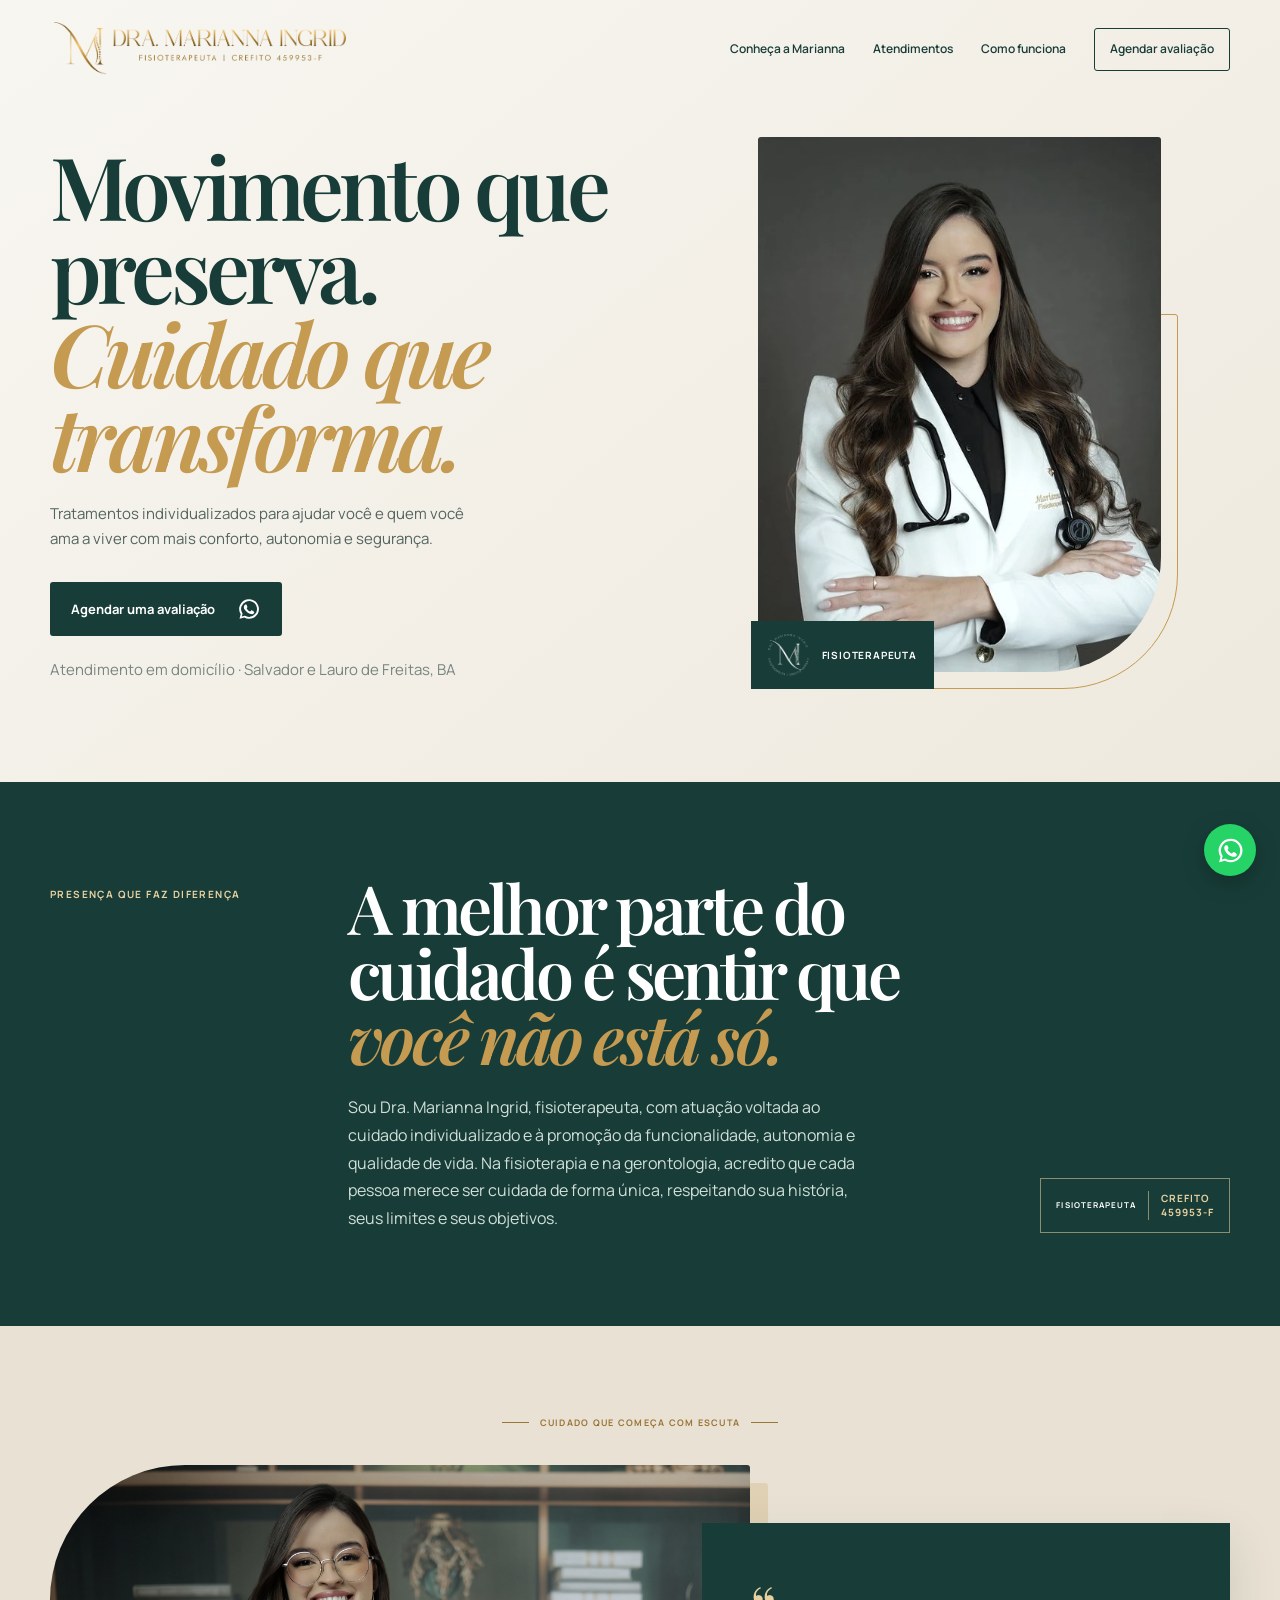
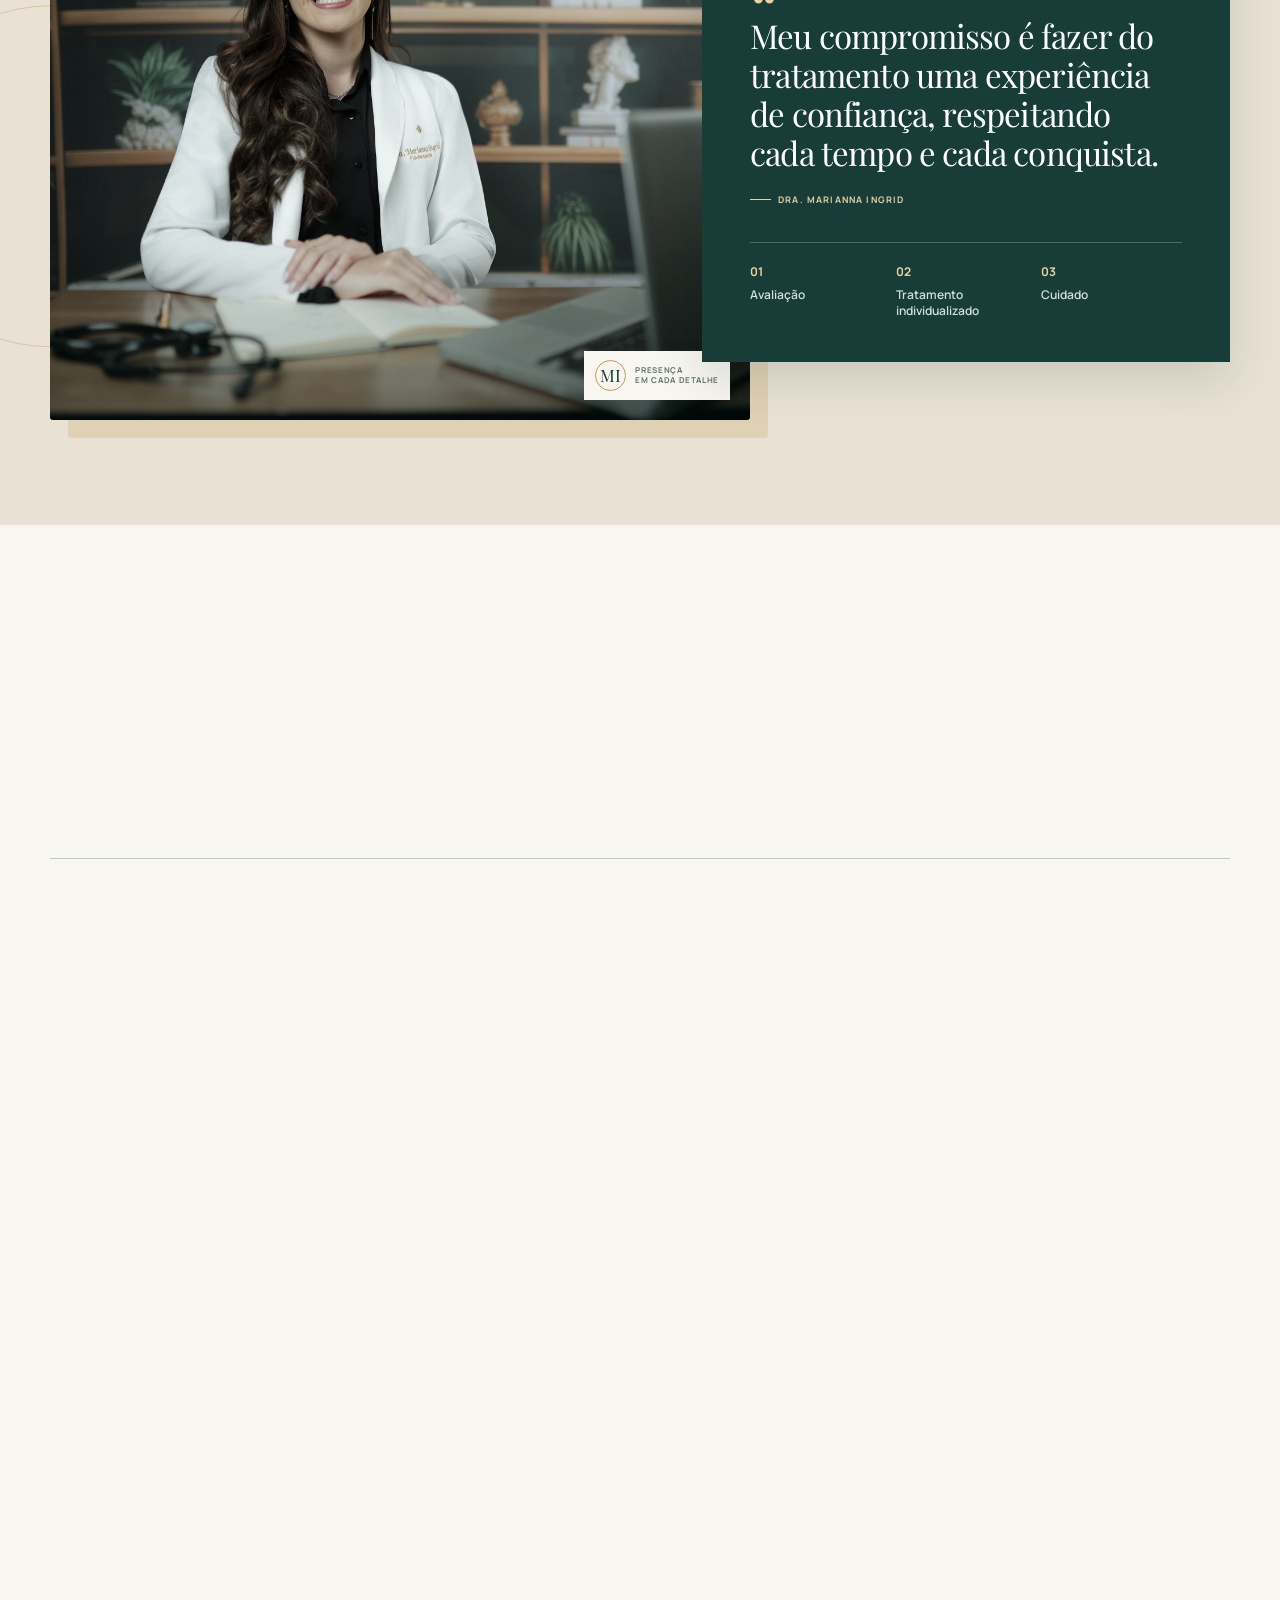
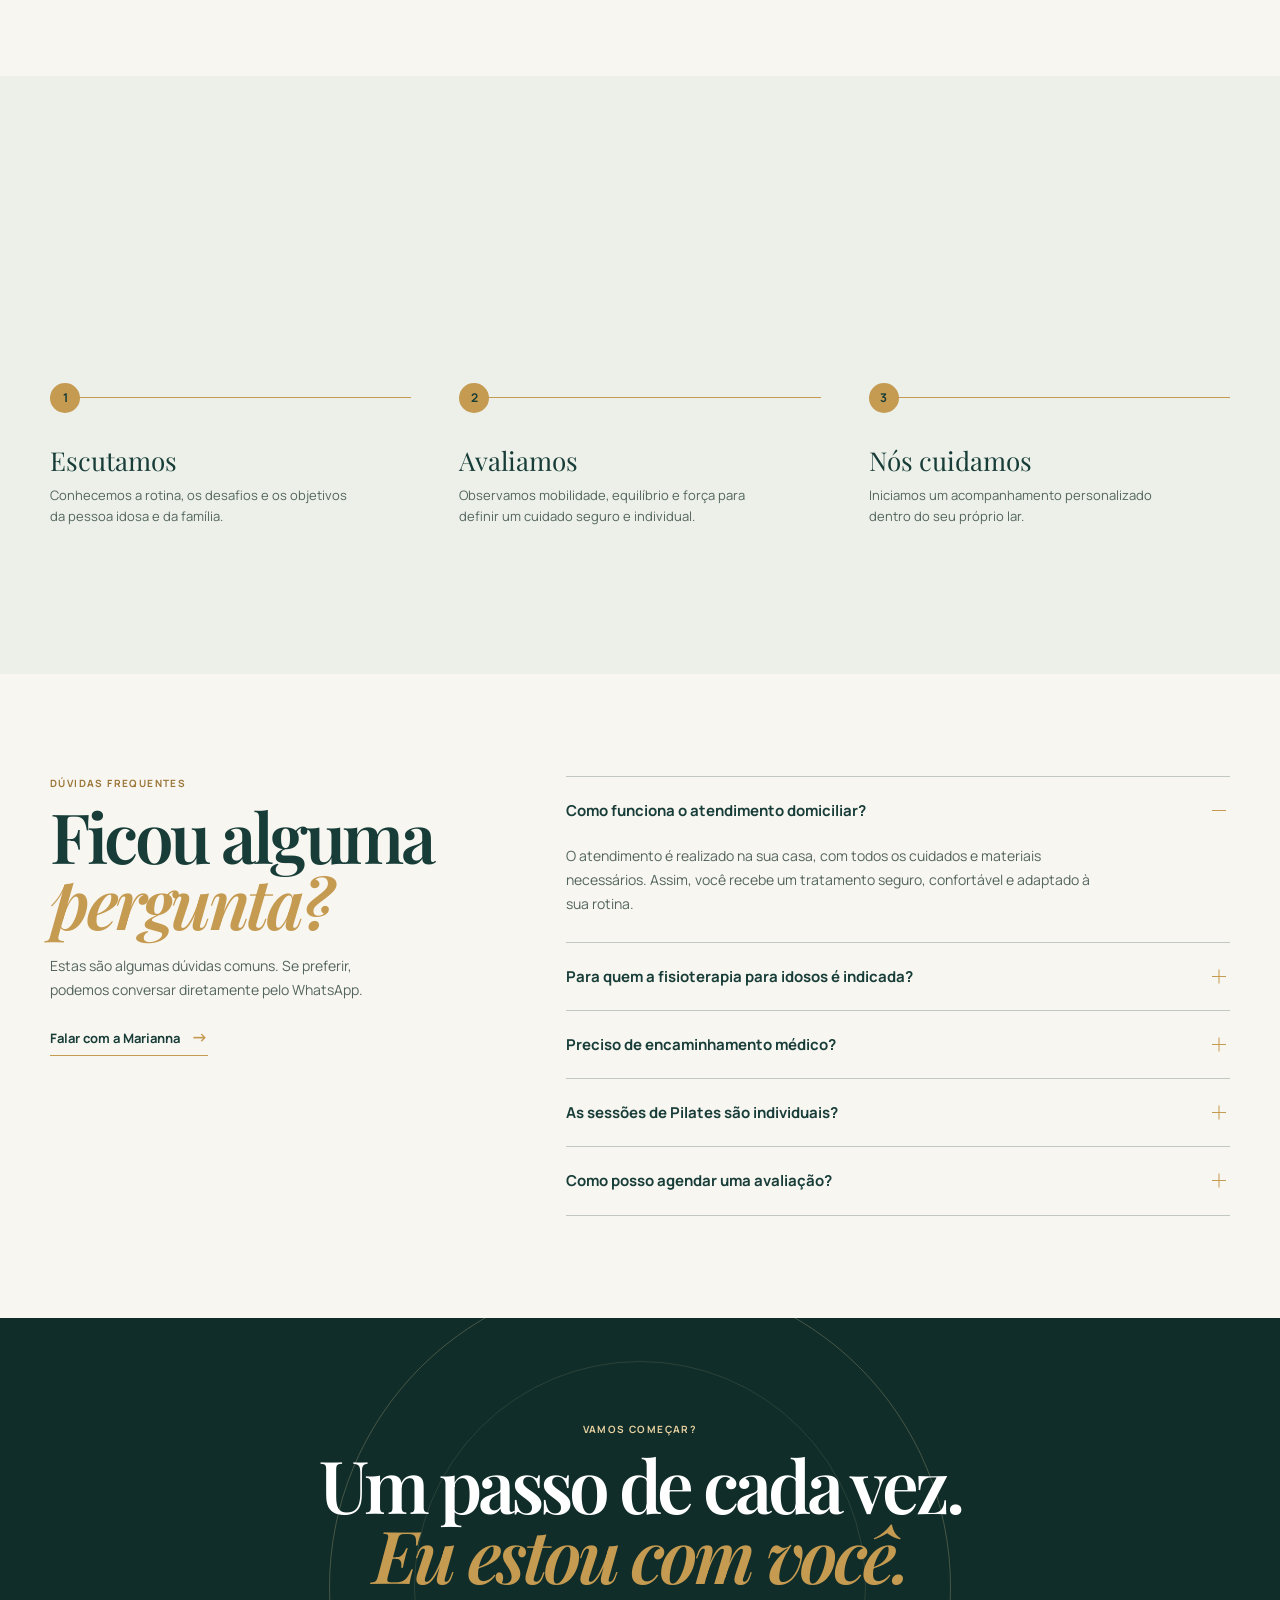
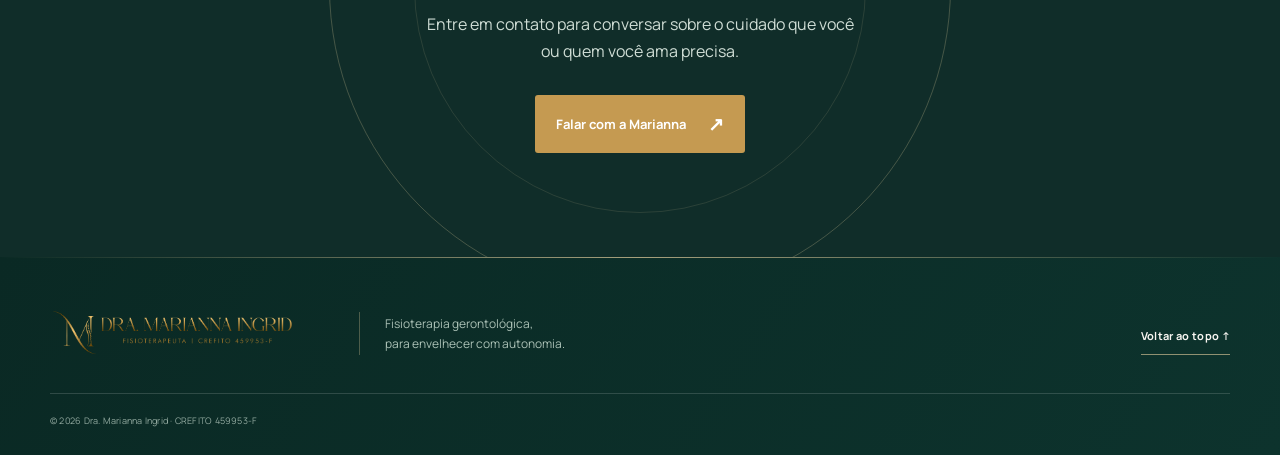
<file: index.html>
<!doctype html>
<html lang="pt-BR">
  <head>
    <meta charset="UTF-8" />
    <meta name="viewport" content="width=device-width, initial-scale=1.0" />
    <meta name="description" content="Dra. Marianna Ingrid. Fisioterapia domiciliar para idosos, Pilates e terapia manual." />
    <title>Dra. Marianna Ingrid | Fisioterapeuta</title>
    <link rel="icon" href="assets/favicon.svg" type="image/svg+xml" />
    <link rel="canonical" href="https://jobvictorfern-cmd.github.io/fisio_marianaa/" />
    <link rel="alternate" type="text/plain" href="llms.txt" title="Guia de conteúdo para IA" />
    <link rel="preconnect" href="https://fonts.googleapis.com" />
    <link rel="preconnect" href="https://fonts.gstatic.com" crossorigin />
    <link href="https://fonts.googleapis.com/css2?family=Manrope:wght@400;500;600;700&family=Playfair+Display:ital,wght@0,500;0,600;0,700;1,500;1,600&display=swap" rel="stylesheet" />
    <link rel="stylesheet" href="styles.css" />
  </head>
  <body>
    <a class="skip-link" href="#conteudo">Pular para o conteúdo</a>
    <header class="header" id="inicio">
      <div class="shell nav">
        <a class="logo" href="#inicio" aria-label="Dra. Marianna Ingrid, início">
          <img class="logo-header-full" src="assets/logo-header-hd-v2.webp" alt="Dra. Marianna Ingrid, Fisioterapeuta" />
        </a>
        <button class="menu-button" type="button" aria-expanded="false" aria-controls="menu" aria-label="Abrir menu"><span></span><span></span></button>
        <nav id="menu" class="menu"><a href="#sobre">Conheça a Marianna</a><a href="#servicos">Atendimentos</a><a href="#etapas">Como funciona</a><a class="menu-cta" href="#contato">Agendar avaliação</a></nav>
      </div>
    </header>

    <main id="conteudo">
      <section class="hero">
        <div class="shell hero-grid">
          <div class="hero-copy reveal"><p class="tag">Fisioterapia domiciliar com afeto e técnica</p><h1>Movimento que preserva.<br /><em>Cuidado que transforma.</em></h1><p class="hero-text">Tratamentos individualizados para ajudar você e quem você ama a viver com mais conforto, autonomia e segurança.</p><a class="button" href="#contato">Agendar uma avaliação <span>→</span></a><p class="hero-note">Atendimento em domicílio · Salvador e Lauro de Freitas, BA</p></div>
          <div class="hero-image reveal"><div class="image-backdrop"></div><img src="assets/thumbnail.webp" alt="Dra. Marianna Ingrid" /><div class="image-caption"><img class="image-caption-mark" src="assets/MARCA%20D_AGUA%2004%20BRANCA.webp" alt="" /><p>Fisioterapeuta</p></div></div>
        </div>
      </section>

      <section class="welcome" id="sobre">
        <div class="shell welcome-grid"><p class="section-kicker reveal">PRESENÇA QUE FAZ DIFERENÇA</p><div class="welcome-main reveal"><h2>A melhor parte do<br />cuidado é sentir que<br /><em>você não está só.</em></h2><p>Sou Dra. Marianna Ingrid, fisioterapeuta, com atuação voltada ao cuidado individualizado e à promoção da funcionalidade, autonomia e qualidade de vida. Na fisioterapia e na gerontologia, acredito que cada pessoa merece ser cuidada de forma única, respeitando sua história, seus limites e seus objetivos.</p></div><div class="welcome-seal reveal"><span>FISIOTERAPEUTA</span><strong>CREFITO<br />459953-F</strong></div></div>
      </section>

      <section class="care-picture"><div class="shell"><div class="care-picture-label reveal"><span></span><p>CUIDADO QUE COMEÇA COM ESCUTA</p><span></span></div><div class="care-picture-grid"><div class="care-photo reveal"><img src="assets/IMG_2356.webp" alt="Dra. Marianna Ingrid em seu consultório" /><div class="photo-seal"><strong>MI</strong><span>presença<br />em cada detalhe</span></div></div><div class="care-quote reveal"><div class="quote-mark">“</div><p>Meu compromisso é fazer do tratamento uma experiência de confiança, respeitando cada tempo e cada conquista.</p><span class="quote-author">DRA. MARIANNA INGRID</span><div class="care-pillars"><div><b>01</b><span>Avaliação</span></div><div><b>02</b><span>Tratamento<br />individualizado</span></div><div><b>03</b><span>Cuidado</span></div></div></div></div></div></section>

      <section class="services" id="servicos">
        <div class="shell"><div class="services-heading reveal"><div><p class="section-kicker">COMO POSSO AJUDAR</p><h2>Um olhar inteiro<br />para o seu <em>bem-estar.</em></h2></div><p>Atendimentos personalizados para diferentes necessidades, com foco em funcionalidade, autonomia e qualidade de vida.</p></div>
          <div class="services-list">
            <article class="service reveal"><span class="service-count">01</span><div class="service-text"><h3>Fisioterapia<br /><em>para idosos</em></h3><p>Atendimento em casa para prevenir quedas, melhorar o equilíbrio, preservar a mobilidade e promover mais independência no dia a dia.</p><ul><li>Fortalecimento e equilíbrio</li><li>Reabilitação funcional</li><li>Orientação à família</li></ul></div><div class="service-icon walking-icon" aria-hidden="true"><svg viewBox="0 0 120 96" fill="none"><path class="ground" d="M14 79h92" stroke="currentColor" stroke-width="1.3" stroke-linecap="round"/><circle class="senior-head" cx="55" cy="18" r="7" stroke="currentColor" stroke-width="1.5"/><path class="senior-body" d="M54 27v22l-12 13" stroke="currentColor" stroke-width="1.5" stroke-linecap="round" stroke-linejoin="round"/><path class="senior-arm" d="M53 35 39 46" stroke="currentColor" stroke-width="1.5" stroke-linecap="round"/><path class="senior-leg-back" d="M53 49 68 76" stroke="currentColor" stroke-width="1.5" stroke-linecap="round"/><path class="senior-leg-front" d="M53 49 43 76" stroke="currentColor" stroke-width="1.5" stroke-linecap="round"/><path class="cane" d="M38 46v28c0 3-2 5-5 5" stroke="currentColor" stroke-width="1.5" stroke-linecap="round"/><path class="move-line" d="M75 33h18M79 42h14" stroke="currentColor" stroke-width="1.2" stroke-linecap="round"/></svg></div></article>
            <article class="service reveal"><span class="service-count">02</span><div class="service-text"><h3>Pilates</h3><p>Uma prática gentil e personalizada para cultivar força, estabilidade, postura e consciência corporal.</p><ul><li>Mobilidade e flexibilidade</li><li>Fortalecimento global</li><li>Aulas personalizadas</li></ul></div><div class="service-icon pilates-icon" aria-hidden="true"><svg viewBox="0 0 120 96" fill="none"><path class="mat" d="M16 76h88" stroke="currentColor" stroke-width="1.5" stroke-linecap="round"/><circle class="pilates-head" cx="41" cy="33" r="6" stroke="currentColor" stroke-width="1.5"/><path class="pilates-torso" d="M47 38c11 4 20 10 28 16" stroke="currentColor" stroke-width="1.5" stroke-linecap="round"/><path class="pilates-arm" d="M58 46 47 61" stroke="currentColor" stroke-width="1.5" stroke-linecap="round"/><path class="pilates-leg-a" d="M75 54 94 45" stroke="currentColor" stroke-width="1.5" stroke-linecap="round"/><path class="pilates-leg-b" d="M75 54 91 70" stroke="currentColor" stroke-width="1.5" stroke-linecap="round"/><circle class="pilates-center" cx="75" cy="54" r="3" stroke="currentColor" stroke-width="1.2"/></svg></div></article>
            <article class="service reveal"><span class="service-count">03</span><div class="service-text"><h3>Terapia<br /><em>manual</em></h3><p>Técnicas manuais para aliviar tensões, reduzir desconfortos e devolver liberdade ao movimento.</p><ul><li>Drenagem linfática</li><li>Liberação miofascial</li><li>Massagem relaxante</li></ul></div><div class="service-icon release-icon" aria-hidden="true"><svg viewBox="0 0 120 96" fill="none"><path class="muscle" d="M20 61c12-18 30-25 51-20 14 3 24 12 29 26-15 7-33 8-50 3-13-4-23-9-30-9Z" stroke="currentColor" stroke-width="1.5" stroke-linejoin="round"/><path class="release-hand" d="M71 18v25m0-25c0-5 7-5 7 0v20m0-15c0-5 7-5 7 0v18m0-12c0-5 7-5 7 0v20c0 10-6 17-17 19" stroke="currentColor" stroke-width="1.5" stroke-linecap="round" stroke-linejoin="round"/><circle class="pressure-ring ring-one" cx="65" cy="58" r="8" stroke="currentColor" stroke-width="1.2"/><circle class="pressure-ring ring-two" cx="65" cy="58" r="15" stroke="currentColor" stroke-width="1.1"/></svg></div></article>
          </div>
        </div>
      </section>

      <section class="steps" id="etapas"><div class="shell"><div class="steps-intro reveal"><p class="section-kicker">FISIOTERAPIA PARA IDOSOS</p><h2>Do primeiro contato<br />ao cuidado que <em>transforma.</em></h2></div><ol class="step-list"><li class="reveal"><span>1</span><h3>Escutamos</h3><p>Conhecemos a rotina, os desafios e os objetivos da pessoa idosa e da família.</p></li><li class="reveal"><span>2</span><h3>Avaliamos</h3><p>Observamos mobilidade, equilíbrio e força para definir um cuidado seguro e individual.</p></li><li class="reveal"><span>3</span><h3>Nós cuidamos</h3><p>Iniciamos um acompanhamento personalizado dentro do seu próprio lar.</p></li></ol></div></section>

      <section class="faq" id="duvidas"><div class="shell faq-grid"><div class="faq-intro reveal"><p class="section-kicker">DÚVIDAS FREQUENTES</p><h2>Ficou alguma<br /><em>pergunta?</em></h2><p>Estas são algumas dúvidas comuns. Se preferir, podemos conversar diretamente pelo WhatsApp.</p><a href="#contato">Falar com a Marianna <span>→</span></a></div><div class="faq-list reveal"><details open><summary>Como funciona o atendimento domiciliar?<span aria-hidden="true"></span></summary><p>O atendimento é realizado na sua casa, com todos os cuidados e materiais necessários. Assim, você recebe um tratamento seguro, confortável e adaptado à sua rotina.</p></details><details><summary>Para quem a fisioterapia para idosos é indicada?<span aria-hidden="true"></span></summary><p>Ela pode ajudar pessoas que desejam melhorar equilíbrio, força, mobilidade e autonomia, além de apoiar processos de reabilitação, prevenção de quedas e recuperação funcional.</p></details><details><summary>Preciso de encaminhamento médico?<span aria-hidden="true"></span></summary><p>Não é necessário. Na avaliação, entendemos as necessidades do paciente e, quando apropriado, o cuidado pode ser alinhado com a equipe médica responsável.</p></details><details><summary>As sessões de Pilates são individuais?<span aria-hidden="true"></span></summary><p>Sim. As aulas são planejadas de forma individualizada, respeitando seu momento, seus objetivos e as necessidades do seu corpo.</p></details><details><summary>Como posso agendar uma avaliação?<span aria-hidden="true"></span></summary><p>É só clicar no botão de WhatsApp. Você poderá contar um pouco sobre o que precisa e combinar o melhor horário para a primeira conversa.</p></details></div></div></section>

      <section class="contact" id="contato"><div class="shell contact-inner reveal"><p class="section-kicker">VAMOS COMEÇAR?</p><h2>Um passo de cada vez.<br /><em>Eu estou com você.</em></h2><p>Entre em contato para conversar sobre o cuidado que você ou quem você ama precisa.</p><a class="contact-button" href="https://api.whatsapp.com/send?text=Olá%2C%20Dra.%20Marianna!%20Gostaria%20de%20saber%20mais%20sobre%20os%20atendimentos." target="_blank" rel="noopener">Falar com a Marianna <span>↗</span></a></div></section>
    </main>

    <footer class="footer"><div class="shell footer-inner"><div class="footer-brand"><img src="assets/logo-header-hd-v2.webp" alt="Dra. Marianna Ingrid" /></div><p class="footer-message">Fisioterapia gerontológica,<br />para envelhecer com autonomia.</p><a href="#inicio">Voltar ao topo ↑</a><small>© <span id="year"></span> Dra. Marianna Ingrid · CREFITO 459953-F</small></div></footer>
    <a class="whatsapp-float" href="https://api.whatsapp.com/send?text=Olá%2C%20Dra.%20Marianna!%20Gostaria%20de%20saber%20mais%20sobre%20os%20atendimentos." target="_blank" rel="noopener" aria-label="Falar pelo WhatsApp"><svg viewBox="0 0 32 32" aria-hidden="true"><path d="M16 3a13 13 0 0 0-11.1 19.8L3.4 29l6.4-1.7A13 13 0 1 0 16 3Zm0 23.6a10.6 10.6 0 0 1-5.4-1.5l-.4-.2-3.8 1 1-3.7-.2-.4A10.6 10.6 0 1 1 16 26.6Zm5.8-7.9c-.3-.1-1.9-.9-2.2-1-.3-.1-.5-.1-.7.2l-1 1.2c-.2.2-.4.3-.7.1a8.6 8.6 0 0 1-2.5-1.6 9.3 9.3 0 0 1-1.7-2.2c-.2-.3 0-.5.1-.7l.5-.6.2-.5c.1-.2 0-.4 0-.5l-1-2.4c-.3-.7-.6-.6-.8-.6h-.7c-.3 0-.7.1-1 .5-.3.3-1.2 1.2-1.2 2.9 0 1.6 1.2 3.3 1.4 3.5.2.2 2.4 3.7 5.8 5.1.8.3 1.5.6 2 .7.9.3 1.6.2 2.2.1.7-.1 1.9-.8 2.2-1.5.3-.7.3-1.4.2-1.5-.1-.2-.3-.2-.6-.4Z" fill="currentColor" /></svg></a>
    <script src="script.js"></script>
  </body>
</html>
</file>
<file: styles.css>
:root{--green:#183d38;--green-deep:#102d29;--gold:#c59a51;--gold-pale:#e8d1a0;--paper:#f8f6f1;--sand:#e9e2d4;--text:#53645e;--serif:"Playfair Display",Georgia,serif;--sans:"Manrope",Arial,sans-serif}*{box-sizing:border-box}html{scroll-behavior:smooth}body{min-width:320px;margin:0;overflow-x:hidden;background:var(--paper);color:var(--green);font:16px/1.58 var(--sans)}a{color:inherit;text-decoration:none}img{display:block;max-width:100%}em{color:var(--gold);font-style:italic}.shell{width:min(100% - 36px,1180px);margin:auto}.skip-link{position:absolute;z-index:99;top:-100px;left:10px;padding:10px 15px;background:var(--green);color:white}.skip-link:focus{top:10px}.section-kicker,.tag{margin:0;color:#9b7538;font-size:10px;font-weight:700;letter-spacing:.14em;line-height:1.4;text-transform:uppercase}
/* Mobile first */
.header{position:absolute;z-index:20;top:0;width:100%;padding:13px 0}.nav{position:relative;display:flex;align-items:center;justify-content:space-between}.logo{display:block;width:136px;height:40px;overflow:hidden}.logo img{width:136px;max-width:none;mix-blend-mode:multiply}.menu-button{display:grid;width:43px;height:43px;place-content:center;gap:6px;padding:0;border:0;background:transparent}.menu-button span{display:block;width:23px;height:1.5px;background:var(--green)}.menu{position:absolute;top:54px;right:0;left:0;display:none;padding:7px 18px 15px;background:var(--paper);box-shadow:0 14px 30px rgba(16,45,41,.13)}.menu.is-open{display:block}.menu a{display:block;padding:11px 0;border-bottom:1px solid rgba(24,61,56,.12);font-size:13px;font-weight:600}.menu .menu-cta{margin-top:8px;border:1px solid var(--green);border-radius:3px;text-align:center}
.hero{padding:98px 0 56px;background:linear-gradient(140deg,#f8f6f1 0%,#eee9de 100%)}.hero-grid{display:grid;grid-template-columns:minmax(0,1fr);gap:35px}.hero-copy{text-align:center}.tag{margin-bottom:14px}.hero h1,.welcome h2,.services h2,.steps h2,.contact h2{font-family:var(--serif);font-weight:600;letter-spacing:-.055em;line-height:.96}.hero h1{margin:0 0 23px;font-size:clamp(48px,14.7vw,70px)}.hero-text{max-width:430px;margin:0 auto;color:var(--text);font-size:15px;line-height:1.68}.button,.contact-button{display:inline-flex;align-items:center;justify-content:center;gap:22px;min-height:54px;padding:14px 21px;background:var(--green);color:#fff;font-size:13px;font-weight:700;transition:transform .2s,background .2s}.button{margin-top:28px;border-radius:3px}.button span{color:var(--gold-pale);font-size:19px}.button:hover,.contact-button:hover{background:var(--green-deep);transform:translateY(-2px)}.hero-note{display:flex;align-items:center;justify-content:center;gap:8px;margin:22px 0 0;color:#78857f;font-size:10px}.hero-note i{width:19px;height:1px;background:var(--gold)}.hero-image{position:relative;width:min(100%,350px);margin:auto;padding:0 13px 13px 0}.hero-image img{position:relative;z-index:1;width:100%;height:395px;object-fit:cover;object-position:center 12%;border-radius:3px 3px 78px 3px;filter:saturate(.82)}.image-backdrop{position:absolute;right:0;bottom:0;width:76%;height:68%;border:1px solid var(--gold);border-radius:3px 3px 78px 3px}.image-caption{position:absolute;z-index:2;bottom:0;left:-7px;display:flex;align-items:center;gap:10px;padding:10px 13px;background:var(--green);color:white}.image-caption span{display:grid;width:30px;height:30px;place-items:center;border:1px solid var(--gold-pale);border-radius:50%;color:var(--gold-pale);font:15px var(--serif)}.image-caption p{margin:0;font-size:9px;font-weight:700;letter-spacing:.08em;line-height:1.45;text-transform:uppercase}
.welcome{padding:69px 0;background:var(--green);color:#fff}.welcome-grid{display:grid;grid-template-columns:minmax(0,1fr);gap:30px}.welcome .section-kicker{color:var(--gold-pale)}.welcome h2{margin:0 0 24px;font-size:clamp(39px,11vw,57px)}.welcome-main>p{max-width:520px;margin:0;color:#d1dfd8;font-size:15px;line-height:1.73}.welcome-seal{display:flex;align-items:center;gap:12px;width:max-content;max-width:100%;padding:12px 15px;border:1px solid rgba(232,209,160,.55)}.welcome-seal span{font-size:8px;font-weight:700;letter-spacing:.13em}.welcome-seal strong{padding-left:12px;border-left:1px solid rgba(232,209,160,.55);color:var(--gold-pale);font-size:10px;letter-spacing:.1em;line-height:1.45}
.care-picture{position:relative;overflow:hidden;padding:61px 0 73px;background:var(--sand)}.care-picture::before{position:absolute;top:50%;left:-120px;width:340px;height:340px;content:"";border:1px solid rgba(197,154,81,.4);border-radius:50%;transform:translateY(-35%)}.care-picture-label{display:flex;align-items:center;gap:11px;margin:0 0 24px;color:#9b7538}.care-picture-label span{height:1px;width:27px;background:currentColor}.care-picture-label p{margin:0;font-size:9px;font-weight:700;letter-spacing:.14em}.care-picture-grid{position:relative;display:grid;grid-template-columns:minmax(0,1fr);gap:0}.care-photo{position:relative;height:405px;overflow:hidden;border-radius:80px 3px 3px 3px}.care-photo::after{position:absolute;inset:0;content:"";background:linear-gradient(180deg,transparent 62%,rgba(7,31,28,.28))}.care-photo img{width:100%;height:100%;object-fit:cover;object-position:center 43%;filter:saturate(.8)}.photo-seal{position:absolute;z-index:2;right:14px;bottom:14px;display:flex;align-items:center;gap:9px;padding:9px 11px;background:var(--paper);box-shadow:0 8px 20px rgba(15,45,39,.18)}.photo-seal strong{display:grid;width:31px;height:31px;place-items:center;border:1px solid var(--gold);border-radius:50%;color:var(--green);font:17px var(--serif)}.photo-seal span{color:#64746d;font-size:8px;font-weight:700;letter-spacing:.08em;line-height:1.3;text-transform:uppercase}.care-quote{position:relative;padding:33px 24px 27px;background:var(--green);color:#fff}.quote-mark{height:38px;color:var(--gold-pale);font:65px/.9 var(--serif)}.care-quote>p{max-width:430px;margin:0 0 21px;font:25px/1.18 var(--serif);letter-spacing:-.025em}.quote-author{display:block;color:var(--gold-pale);font-size:9px;font-weight:700;letter-spacing:.13em}.quote-author::before{display:inline-block;width:21px;height:1px;margin:0 7px 3px 0;content:"";background:currentColor}.care-pillars{display:grid;grid-template-columns:repeat(3,1fr);gap:5px;margin-top:28px;padding-top:19px;border-top:1px solid rgba(232,209,160,.3)}.care-pillars div{display:flex;flex-direction:column;gap:5px}.care-pillars b{color:var(--gold-pale);font-size:10px}.care-pillars span{color:#d2dfd8;font-size:10px;font-weight:600;line-height:1.35}
.services{padding:70px 0;background:var(--paper)}.services-heading{display:grid;grid-template-columns:minmax(0,1fr);gap:20px;margin-bottom:38px}.services h2{margin:12px 0 0;font-size:clamp(41px,11vw,61px)}.services-heading>p{max-width:380px;margin:0;color:var(--text);font-size:14px;line-height:1.7}.services-list{border-top:1px solid rgba(24,61,56,.25)}.service{display:grid;grid-template-columns:34px minmax(0,1fr);gap:12px;padding:29px 0;border-bottom:1px solid rgba(24,61,56,.25)}.service-count{color:#a1793b;font:12px var(--serif)}.service-text h3{margin:0 0 13px;font:34px/.93 var(--serif);letter-spacing:-.04em}.service-text>p{margin:0;color:var(--text);font-size:13px;line-height:1.65}.service-text ul{margin:17px 0 0;padding:0;list-style:none}.service-text li{margin:5px 0;color:#61736c;font-size:11px}.service-text li::before{margin-right:7px;color:var(--gold);content:"•"}.service-icon{display:none}
.steps{padding:70px 0;background:#ecf0e9}.steps-intro{text-align:center}.steps h2{margin:12px 0 0;font-size:clamp(43px,11vw,62px)}.step-list{display:grid;grid-template-columns:minmax(0,1fr);gap:0;margin:43px 0 0;padding:0;list-style:none}.step-list li{position:relative;padding:0 0 27px 47px;border-left:1px solid var(--gold)}.step-list li:last-child{padding-bottom:0}.step-list span{position:absolute;top:-2px;left:-15px;display:grid;width:30px;height:30px;place-items:center;border-radius:50%;background:var(--gold);color:var(--green);font-size:12px;font-weight:700}.step-list h3{margin:0 0 7px;font:23px var(--serif)}.step-list p{max-width:310px;margin:0;color:var(--text);font-size:13px;line-height:1.65}
.faq{padding:70px 0;background:var(--paper)}.faq-grid{display:grid;grid-template-columns:minmax(0,1fr);gap:38px}.faq h2{margin:12px 0 19px;font:600 clamp(42px,11.5vw,65px)/.96 var(--serif);letter-spacing:-.05em}.faq-intro>p:not(.section-kicker){max-width:340px;margin:0;color:var(--text);font-size:14px;line-height:1.7}.faq-intro>a{display:inline-block;margin-top:23px;padding-bottom:4px;border-bottom:1px solid var(--gold);font-size:13px;font-weight:700}.faq-intro>a span{margin-left:8px;color:var(--gold);font-size:17px}.faq-list{border-top:1px solid rgba(24,61,56,.25)}.faq details{border-bottom:1px solid rgba(24,61,56,.25)}.faq summary{position:relative;padding:20px 35px 20px 0;cursor:pointer;list-style:none;color:var(--green);font-size:14px;font-weight:700;line-height:1.42}.faq summary::-webkit-details-marker{display:none}.faq summary span{position:absolute;top:23px;right:4px;width:14px;height:14px}.faq summary span::before,.faq summary span::after{position:absolute;top:6px;left:0;width:14px;height:1px;content:"";background:var(--gold);transition:transform .2s}.faq summary span::after{transform:rotate(90deg)}.faq details[open] summary span::after{transform:rotate(0)}.faq details p{max-width:550px;margin:0;padding:0 8px 21px 0;color:var(--text);font-size:13px;line-height:1.72}.contact{position:relative;isolation:isolate;padding:75px 0;overflow:hidden;background:var(--green-deep);color:white;text-align:center}.contact::before,.contact::after{position:absolute;z-index:0;top:50%;left:50%;pointer-events:none;content:"";border:1px solid rgba(232,209,160,.25);border-radius:50%;transform:translate(-50%,-50%)}.contact::before{width:min(78vw,620px);height:min(78vw,620px);animation:contact-aura 6s ease-in-out infinite}.contact::after{width:min(57vw,450px);height:min(57vw,450px);border-color:rgba(232,209,160,.12);animation:contact-aura 6s ease-in-out -3s infinite}.contact-inner{position:relative;z-index:1}.contact .section-kicker{color:var(--gold-pale)}.contact h2{margin:13px 0 22px;font-size:clamp(42px,11.5vw,66px)}.contact-inner>p:not(.section-kicker){max-width:440px;margin:0 auto;color:#cfddd5;font-size:15px;line-height:1.7}.contact-button{margin-top:30px;background:var(--gold);color:white;border-radius:3px}.contact-button span{font-size:19px}.footer{padding:35px 0 25px;background:#0b2521;color:#c2d0c9}.footer-inner{display:grid;grid-template-columns:1fr auto;gap:26px}.footer img{width:137px;max-width:none;mix-blend-mode:screen;filter:saturate(.75)}.footer p{margin:11px 0 0;font-size:11px;line-height:1.5}.footer a{align-self:center;font-size:11px;color:white}.footer small{grid-column:1/-1;padding-top:17px;border-top:1px solid rgba(255,255,255,.15);font-size:9px;color:#789189}.whatsapp-float{position:fixed;z-index:15;right:16px;bottom:16px;display:grid;width:49px;height:49px;place-items:center;border-radius:50%;background:var(--gold);box-shadow:0 7px 22px rgba(0,0,0,.25);color:var(--green);font-size:11px;font-weight:700;letter-spacing:.06em}.reveal{opacity:0;transform:translateY(15px);transition:opacity .65s ease,transform .65s ease}.reveal.is-visible{opacity:1;transform:none}
@media(min-width:760px){.shell{width:min(100% - 64px,1180px)}.header{padding:18px 0}.nav{display:grid;grid-template-columns:175px 1fr}.logo{width:150px;height:42px}.logo img{width:150px}.menu-button{display:none}.menu{position:static;display:flex;align-items:center;justify-content:flex-end;gap:28px;padding:0;background:transparent;box-shadow:none}.menu a{padding:0;border:0;font-size:12px}.menu a:hover{color:var(--gold)}.menu .menu-cta{margin:0;padding:11px 15px;border:1px solid var(--green);border-radius:3px}.hero{padding:137px 0 93px}.hero-grid{grid-template-columns:1.05fr .95fr;align-items:center;gap:75px}.hero-copy{text-align:left}.hero h1{font-size:clamp(58px,6.8vw,92px)}.hero-text{margin:0}.button{margin-top:31px}.hero-note{justify-content:flex-start}.hero-image{width:100%;max-width:420px;margin-left:auto;padding:0 17px 17px 0}.hero-image img{height:535px;border-radius:3px 3px 115px 3px}.image-backdrop{border-radius:3px 3px 115px 3px}.welcome{padding:93px 0}.welcome-grid{grid-template-columns:.72fr 1.65fr .65fr;gap:32px;align-items:start}.welcome .section-kicker{padding-top:12px}.welcome h2{font-size:clamp(45px,5.3vw,70px)}.welcome-main>p{font-size:16px}.welcome-seal{align-self:end;justify-self:end}.care-picture{padding:90px 0 105px}.care-picture-label{justify-content:center;margin-bottom:35px}.care-picture-grid{grid-template-columns:1.05fr .72fr;align-items:center;gap:0}.care-photo{height:555px;border-radius:135px 3px 3px 3px;box-shadow:18px 18px 0 rgba(197,154,81,.24)}.photo-seal{right:20px;bottom:20px}.care-quote{z-index:2;min-height:430px;margin-left:-48px;padding:55px 48px 43px;box-shadow:0 18px 45px rgba(20,49,44,.14)}.care-quote>p{font-size:33px}.care-pillars{margin-top:35px;padding-top:20px}.services{padding:103px 0}.services-heading{grid-template-columns:1fr .65fr;align-items:end;gap:70px;margin-bottom:59px}.services h2{font-size:clamp(48px,5.9vw,76px)}.service{grid-template-columns:68px minmax(340px,1.1fr) .7fr;gap:27px;align-items:center;min-height:238px;padding:32px 15px;transition:background .2s,padding .2s}.service:hover{padding-left:27px;background:#f0ece2}.service-count{align-self:start;padding-top:4px;font-size:15px}.service-text{display:grid;grid-template-columns:1fr 1fr;column-gap:28px;align-items:start}.service-text h3{grid-row:span 2;font-size:43px}.service-text>p{font-size:13px}.service-text ul{margin:14px 0 0}.service-icon{position:relative;display:block;justify-self:end;width:115px;height:91px;color:var(--gold)}.service-icon i{position:absolute;display:block;border:1px solid currentColor}.person-icon i:nth-child(1){top:0;left:45px;width:28px;height:28px;border-radius:50%}.person-icon i:nth-child(2){top:34px;left:27px;width:65px;height:55px;border-radius:36px 36px 0 0;border-bottom:0}.person-icon i:nth-child(3){bottom:0;left:50px;width:18px;height:18px;border-radius:50%}.circle-icon i:nth-child(1){top:6px;left:22px;width:72px;height:72px;border-radius:50%}.circle-icon i:nth-child(2){top:22px;left:5px;width:72px;height:42px;border-radius:50%;transform:rotate(-37deg)}.circle-icon i:nth-child(3){top:0;right:3px;width:14px;height:14px;border-radius:50%}.wave-icon i:nth-child(1){top:18px;left:10px;width:94px;height:42px;border-radius:50%;transform:rotate(-25deg)}.wave-icon i:nth-child(2){top:28px;left:29px;width:69px;height:37px;border-radius:50%;transform:rotate(28deg)}.wave-icon i:nth-child(3){top:2px;left:45px;width:16px;height:16px;border-radius:50%}.steps{padding:97px 0}.steps h2{font-size:clamp(48px,5.7vw,74px)}.step-list{grid-template-columns:repeat(3,1fr);gap:48px;margin-top:58px}.step-list li{min-height:180px;padding:45px 0 0;border:0;border-top:1px solid var(--gold)}.step-list span{top:-15px;left:0}.step-list h3{font-size:26px}.faq{padding:102px 0}.faq-grid{grid-template-columns:.72fr 1.15fr;gap:100px}.faq h2{font-size:clamp(48px,5.4vw,70px)}.faq summary{padding:23px 38px 23px 0;font-size:15px}.faq summary span{top:27px}.faq details p{padding-bottom:25px;font-size:14px}.contact{padding:104px 0}.contact h2{font-size:clamp(49px,5.7vw,75px)}.contact-inner>p:not(.section-kicker){font-size:16px}.footer{padding:44px 0 25px}.footer-inner{grid-template-columns:1fr auto;gap:30px}.footer small{margin-top:5px}.whatsapp-float{right:24px;bottom:24px}.reveal{transform:translateY(20px)}}
@keyframes contact-aura{0%,100%{opacity:.2;transform:translate(-50%,-50%) scale(.9)}50%{opacity:.75;transform:translate(-50%,-50%) scale(1.06)}}@keyframes whatsapp-pulse{0%,100%{box-shadow:0 7px 22px rgba(0,0,0,.25),0 0 0 0 rgba(37,211,102,.5)}55%{box-shadow:0 7px 22px rgba(0,0,0,.25),0 0 0 13px rgba(37,211,102,0)}}.whatsapp-float{width:52px;height:52px;background:#25d366;color:#fff;animation:whatsapp-pulse 2.1s ease-out infinite}.whatsapp-float svg{width:29px;height:29px}.whatsapp-float:hover{animation-play-state:paused;transform:translateY(-4px) scale(1.09);box-shadow:0 12px 28px rgba(0,0,0,.3)}.button,.contact-button,.menu-cta{transition:transform .22s ease,box-shadow .22s ease,background-color .22s ease,color .22s ease}.button span,.contact-button span{display:inline-block;transition:transform .22s ease}.button:hover,.contact-button:hover{transform:translateY(-4px);box-shadow:0 12px 23px rgba(12,43,38,.25)}.button:hover span,.contact-button:hover span{transform:translateX(5px) translateY(-2px)}.menu-cta:hover{transform:translateY(-2px);background:var(--green);box-shadow:0 7px 16px rgba(12,43,38,.16);color:#fff}.faq-intro>a{transition:color .2s ease,letter-spacing .2s ease,border-color .2s ease}.faq-intro>a:hover{border-color:var(--green);color:var(--gold);letter-spacing:.015em}a:focus-visible{outline:2px solid var(--gold);outline-offset:4px}.service-icon svg{width:100%;height:100%;overflow:visible}.service-icon svg *{transform-box:fill-box;transform-origin:center}.walking-icon .ground{opacity:.45}.walking-icon .move-line{stroke-dasharray:20;stroke-dashoffset:20}.release-icon .pressure-ring{transform-origin:center}.service.is-visible .walking-icon .senior-head,.service.is-visible .walking-icon .senior-body,.service.is-visible .walking-icon .senior-arm{animation:walking-posture 2.9s ease-in-out infinite}.service.is-visible .walking-icon .senior-leg-front{transform-origin:top center;animation:walking-front-leg 1.45s ease-in-out infinite}.service.is-visible .walking-icon .senior-leg-back{transform-origin:top center;animation:walking-back-leg 1.45s ease-in-out infinite}.service.is-visible .walking-icon .cane{transform-origin:top center;animation:cane-support 1.45s ease-in-out infinite}.service.is-visible .walking-icon .move-line{animation:movement-lines 1.45s ease-out infinite}.service.is-visible .pilates-icon .pilates-head,.service.is-visible .pilates-icon .pilates-torso{animation:pilates-lengthen 3.4s ease-in-out infinite}.service.is-visible .pilates-icon .pilates-arm{transform-origin:right center;animation:pilates-reach 3.4s ease-in-out infinite}.service.is-visible .pilates-icon .pilates-leg-a{transform-origin:left center;animation:pilates-extend-a 3.4s ease-in-out infinite}.service.is-visible .pilates-icon .pilates-leg-b{transform-origin:left center;animation:pilates-extend-b 3.4s ease-in-out infinite}.service.is-visible .pilates-icon .pilates-center{animation:pilates-core 3.4s ease-in-out infinite}.service.is-visible .release-icon .release-hand{transform-origin:bottom center;animation:therapeutic-press 3s cubic-bezier(.4,0,.2,1) infinite}.service.is-visible .release-icon .ring-one{animation:release-ripple 3s ease-out infinite}.service.is-visible .release-icon .ring-two{animation:release-ripple 3s ease-out 1s infinite}.service.is-visible .release-icon .muscle{stroke-dasharray:170;stroke-dashoffset:170;animation:muscle-release 3s ease-in-out infinite}@keyframes walking-posture{0%,100%{transform:translateY(2px)}50%{transform:translateY(-3px)}}@keyframes walking-front-leg{0%,100%{transform:rotate(0deg)}50%{transform:rotate(25deg)}}@keyframes walking-back-leg{0%,100%{transform:rotate(0deg)}50%{transform:rotate(-25deg)}}@keyframes cane-support{0%,100%{transform:rotate(0deg) translateY(0)}50%{transform:rotate(5deg) translateY(2px)}}@keyframes movement-lines{0%{stroke-dashoffset:20;opacity:0}35%,65%{stroke-dashoffset:0;opacity:1}100%{stroke-dashoffset:-20;opacity:0}}@keyframes pilates-lengthen{0%,100%{transform:translate(0,2px)}50%{transform:translate(4px,-3px)}}@keyframes pilates-reach{0%,100%{transform:rotate(0deg)}50%{transform:rotate(-22deg)}}@keyframes pilates-extend-a{0%,100%{transform:rotate(0deg)}50%{transform:rotate(-24deg)}}@keyframes pilates-extend-b{0%,100%{transform:rotate(0deg)}50%{transform:rotate(21deg)}}@keyframes pilates-core{0%,100%{transform:scale(1);opacity:.65}50%{transform:scale(1.45);opacity:1}}@keyframes therapeutic-press{0%,100%{transform:translateY(-3px)}35%,55%{transform:translateY(8px)}70%{transform:translateY(-1px)}}@keyframes release-ripple{0%,35%{transform:scale(.45);opacity:0}50%{opacity:.8}100%{transform:scale(2.2);opacity:0}}@keyframes muscle-release{0%,100%{stroke-dashoffset:170;opacity:.5}48%,62%{stroke-dashoffset:0;opacity:1}}@media(prefers-reduced-motion:reduce){html{scroll-behavior:auto}.reveal{opacity:1;transform:none;transition:none}.whatsapp-float{animation:none}}

/* Marca horizontal do cabeçalho: ícone e nome fornecidos, lado a lado. */
.logo{display:flex;align-items:center;gap:6px;width:225px;height:52px;overflow:visible}.logo-icon{width:48px!important;height:48px;max-width:none;object-fit:contain;mix-blend-mode:multiply}.logo-wordmark{position:relative;display:block;width:165px;height:25px;overflow:hidden;flex:0 0 165px}.logo-wordmark img{position:absolute;top:-63px;left:0;width:165px;max-width:none;mix-blend-mode:multiply}@media(min-width:760px){.nav{grid-template-columns:310px 1fr}.logo{width:290px;height:60px;gap:9px}.logo-icon{width:58px!important;height:58px}.logo-wordmark{width:220px;height:34px;flex-basis:220px}.logo-wordmark img{top:-84px;width:220px}}
.image-caption .image-caption-mark{position:static;z-index:auto;width:32px;height:32px;max-width:none;object-fit:contain;border-radius:0;filter:none}
.hero-note{font-size:15px}
.image-caption{gap:12px;padding:13px 17px}.image-caption .image-caption-mark{width:42px;height:42px}.image-caption p{font-size:10px}
.hero-note i,.hero-note::before{display:none!important;content:none!important}
.menu a,.menu-button{font-family:var(--sans)}
.hero-copy>.tag{display:none}
.logo{display:block;width:235px;height:auto;overflow:visible}.logo>.logo-header-full{position:static;width:235px;height:auto;max-width:none;mix-blend-mode:multiply}@media(min-width:760px){.nav{grid-template-columns:320px 1fr}.logo{width:300px}.logo>.logo-header-full{width:300px}}
.menu .menu-cta:hover{color:#fff}
.button span{width:19px;height:19px;font-size:0;background:center/contain no-repeat url("data:image/svg+xml,%3Csvg xmlns='http://www.w3.org/2000/svg' viewBox='0 0 32 32'%3E%3Cpath fill='%23e8d1a0' d='M16 3a13 13 0 0 0-11.1 19.8L3.4 29l6.4-1.7A13 13 0 1 0 16 3Zm0 23.6a10.6 10.6 0 0 1-5.4-1.5l-.4-.2-3.8 1 1-3.7-.2-.4A10.6 10.6 0 1 1 16 26.6Zm5.8-7.9c-.3-.1-1.9-.9-2.2-1-.3-.1-.5-.1-.7.2l-1 1.2c-.2.2-.4.3-.7.1a8.6 8.6 0 0 1-2.5-1.6 9.3 9.3 0 0 1-1.7-2.2c-.2-.3 0-.5.1-.7l.5-.6.2-.5c.1-.2 0-.4 0-.5l-1-2.4c-.3-.7-.6-.6-.8-.6h-.7c-.3 0-.7.1-1 .5-.3.3-1.2 1.2-1.2 2.9 0 1.6 1.2 3.3 1.4 3.5.2.2 2.4 3.7 5.8 5.1.8.3 1.5.6 2 .7.9.3 1.6.2 2.2.1.7-.1 1.9-.8 2.2-1.5.3-.7.3-1.4.2-1.5-.1-.2-.3-.2-.6-.4Z'/%3E%3C/svg%3E")}
.button span{position:relative;background-image:url("data:image/svg+xml,%3Csvg xmlns='http://www.w3.org/2000/svg' viewBox='0 0 32 32'%3E%3Cpath fill='white' d='M16 3a13 13 0 0 0-11.1 19.8L3.4 29l6.4-1.7A13 13 0 1 0 16 3Zm0 23.6a10.6 10.6 0 0 1-5.4-1.5l-.4-.2-3.8 1 1-3.7-.2-.4A10.6 10.6 0 1 1 16 26.6Zm5.8-7.9c-.3-.1-1.9-.9-2.2-1-.3-.1-.5-.1-.7.2l-1 1.2c-.2.2-.4.3-.7.1a8.6 8.6 0 0 1-2.5-1.6 9.3 9.3 0 0 1-1.7-2.2c-.2-.3 0-.5.1-.7l.5-.6.2-.5c.1-.2 0-.4 0-.5l-1-2.4c-.3-.7-.6-.6-.8-.6h-.7c-.3 0-.7.1-1 .5-.3.3-1.2 1.2-1.2 2.9 0 1.6 1.2 3.3 1.4 3.5.2.2 2.4 3.7 5.8 5.1.8.3 1.5.6 2 .7.9.3 1.6.2 2.2.1.7-.1 1.9-.8 2.2-1.5.3-.7.3-1.4.2-1.5-.1-.2-.3-.2-.6-.4Z'/%3E%3C/svg%3E")}.button span::after{position:absolute;top:-3px;right:-4px;width:7px;height:7px;content:"";border:1px solid var(--green);border-radius:50%;background:#e23b3b;opacity:0;transform:scale(.4);transition:opacity .2s ease,transform .2s ease}.button:hover span::after{opacity:1;transform:scale(1)}
.button span{width:24px;height:24px}.button span::after{top:-2px;right:-3px;width:8px;height:8px}
.footer{position:relative;padding:42px 0 25px;overflow:hidden;background:linear-gradient(125deg,#0a2924,#0d332d)}.footer::before{position:absolute;top:0;right:0;left:0;height:1px;content:"";background:linear-gradient(90deg,transparent,rgba(232,209,160,.7),transparent)}.footer-inner{position:relative;align-items:start;gap:30px}.footer img{width:210px;height:auto;max-width:100%;mix-blend-mode:normal;filter:none}.footer p{margin:15px 0 0;color:#aac0b5;font-size:12px;line-height:1.65}.footer a{align-self:start;margin-top:7px;padding:9px 0;border-bottom:1px solid rgba(232,209,160,.6);color:#f8f6f1;font-size:11px;font-weight:700;letter-spacing:.03em;transition:color .2s ease,border-color .2s ease}.footer a:hover{border-color:#fff;color:var(--gold-pale)}.footer small{margin-top:3px;padding-top:19px;color:#93aaa0;letter-spacing:.025em}@media(min-width:760px){.footer{padding:51px 0 27px}.footer-inner{gap:36px}.footer img{width:245px}.footer p{font-size:12px}.footer a{margin-top:10px}.footer small{padding-top:21px}}
.footer-inner{grid-template-columns:1fr auto;row-gap:28px}.footer-message{grid-column:1/-1;max-width:260px;margin:0!important;padding-top:20px;border-top:1px solid rgba(232,209,160,.24)}@media(min-width:760px){.footer-inner{grid-template-columns:minmax(290px,1fr) minmax(220px,.6fr) auto;align-items:center;column-gap:74px;row-gap:36px}.footer-message{grid-column:auto;max-width:none;margin:0!important;padding:2px 0 2px 25px;border-top:0;border-left:1px solid rgba(232,209,160,.3)}.footer small{grid-column:1/-1}}
@media(min-width:760px){.footer-inner{display:flex;flex-wrap:wrap;align-items:center;column-gap:64px;row-gap:34px}.footer-brand{flex:0 0 245px}.footer-message{flex:0 1 250px}.footer a{margin-left:auto}.footer small{flex:0 0 100%;margin:0;padding-top:20px}}
.care-pillars b{font-size:12px}.care-pillars span{font-size:12px}
.service.is-visible .walking-icon svg{animation:professional-walk 4.8s cubic-bezier(.45,.05,.55,.95) infinite}
.service.is-visible .walking-icon .ground{stroke-dasharray:92;stroke-dashoffset:92;animation:ground-draw 4.8s ease-in-out infinite}
.service.is-visible .walking-icon .move-line{animation:movement-lines 2.4s ease-out 1.2s infinite}
@keyframes professional-walk{0%,100%{transform:translate3d(0,0,0) rotate(0deg)}20%{transform:translate3d(1px,-1px,0) rotate(.35deg)}45%{transform:translate3d(0,0,0) rotate(0deg)}70%{transform:translate3d(-1px,-.5px,0) rotate(-.25deg)}}
@keyframes ground-draw{0%,15%{stroke-dashoffset:92;opacity:.15}35%,70%{stroke-dashoffset:0;opacity:.45}100%{stroke-dashoffset:-92;opacity:.15}}
@media(prefers-reduced-motion:reduce){.service.is-visible .walking-icon svg,.service.is-visible .walking-icon .ground{animation:none}}
.service.is-visible .walking-icon svg,.service.is-visible .walking-icon .senior-head,.service.is-visible .walking-icon .senior-body,.service.is-visible .walking-icon .senior-arm,.service.is-visible .walking-icon .senior-leg-front,.service.is-visible .walking-icon .senior-leg-back,.service.is-visible .walking-icon .cane,.service.is-visible .walking-icon .move-line,.service.is-visible .walking-icon .ground,.service.is-visible .pilates-icon .pilates-head,.service.is-visible .pilates-icon .pilates-torso,.service.is-visible .pilates-icon .pilates-arm,.service.is-visible .pilates-icon .pilates-leg-a,.service.is-visible .pilates-icon .pilates-leg-b,.service.is-visible .pilates-icon .pilates-center,.service.is-visible .release-icon .release-hand,.service.is-visible .release-icon .ring-one,.service.is-visible .release-icon .ring-two,.service.is-visible .release-icon .muscle{animation:none}
.walking-icon .ground{opacity:.55}.walking-icon .move-line{stroke-dashoffset:0;opacity:.7}.release-icon .muscle{stroke-dashoffset:0;opacity:1}
.service-icon{isolation:isolate}.service-icon svg{position:relative;z-index:1}.service-icon::before,.service-icon::after{position:absolute;z-index:0;content:"";pointer-events:none}.walking-icon::before{top:4px;left:14px;width:70px;height:70px;border:1px solid rgba(197,154,81,.35);border-radius:50%}.walking-icon::after{right:4px;bottom:13px;width:28px;height:1px;background:var(--gold);box-shadow:0 8px 0 rgba(197,154,81,.55),0 16px 0 rgba(197,154,81,.25)}.pilates-icon::before{top:12px;left:17px;width:78px;height:56px;border:1px solid rgba(197,154,81,.36);border-radius:42px 42px 10px 10px;transform:rotate(-12deg)}.pilates-icon::after{top:19px;right:10px;width:15px;height:15px;border:1px solid rgba(197,154,81,.6);border-radius:50%;box-shadow:-58px 46px 0 -7px rgba(197,154,81,.4)}.release-icon::before{top:4px;left:23px;width:64px;height:64px;border:1px solid rgba(197,154,81,.32);border-radius:50%;box-shadow:0 0 0 10px rgba(197,154,81,.08)}.release-icon::after{top:16px;left:12px;width:38px;height:38px;border-top:1px solid rgba(197,154,81,.62);border-left:1px solid rgba(197,154,81,.62);border-radius:28px 0 0 0;transform:rotate(-28deg)}
@media(min-width:760px){.service{grid-template-columns:68px minmax(0,1fr)}.service-icon{display:none}}
</file>
